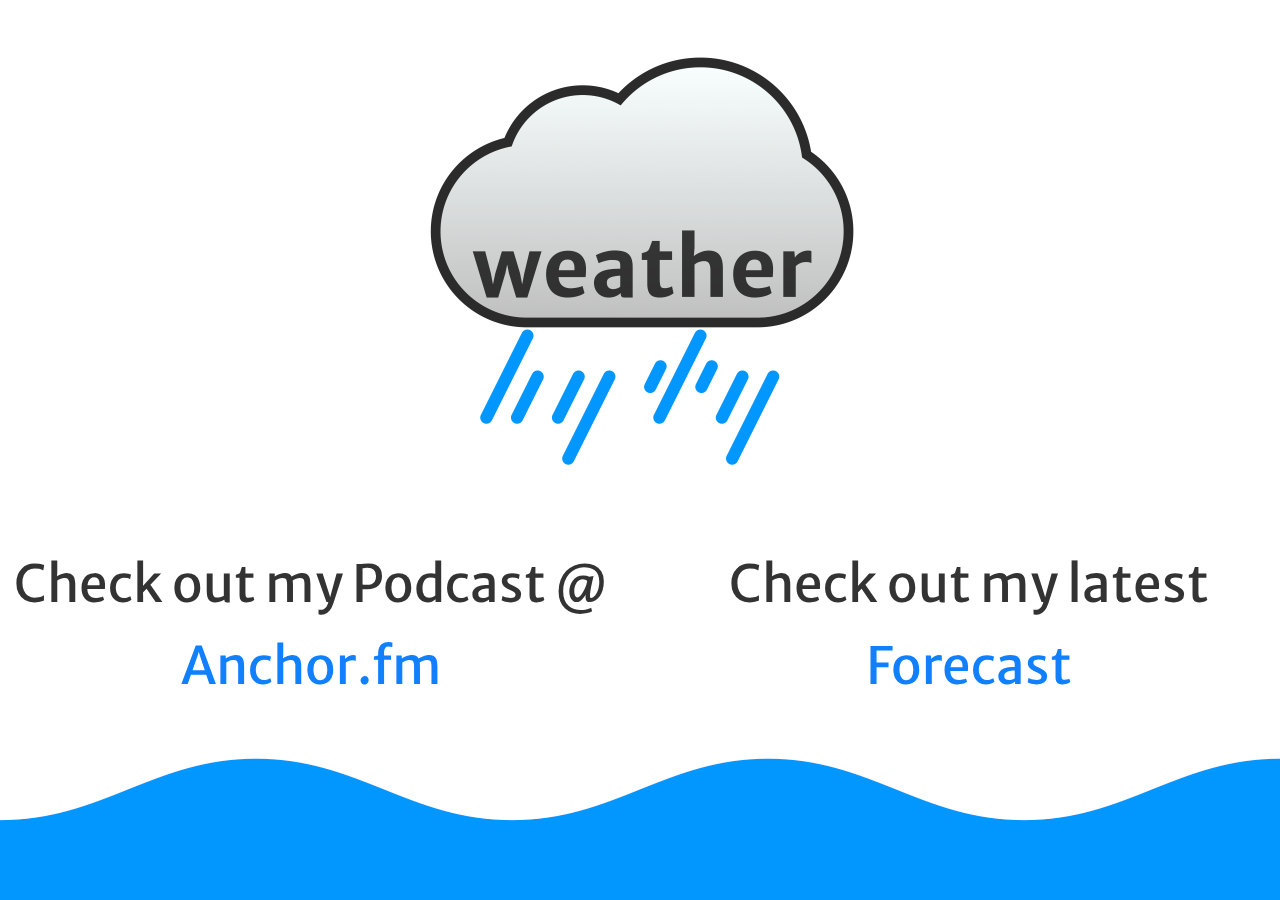
<file: index.html>
<!DOCTYPE html>
<html lang="en" style="background: url('weatherbyty-background.png') repeat-x left bottom fixed; -webkit-background-size: auto; -moz-background-size: auto; -o-background-size: auto; background-size: auto;">

<head>
    <meta charset="utf-8">
    <title>Weather By Ty</title>
    <meta name="description" content="Weather By Ty">
    <meta name="author" content="Tynan Wuehler">
    <meta name="viewport" content="width=device-width, initial-scale=1">
    <link href="https://fonts.googleapis.com/css2?family=Merriweather+Sans:wght@300;400;700&display=swap" rel="stylesheet">
    <link rel="stylesheet" href="skeleton.css">
    <link rel="stylesheet" href="weatherbyty.css">
    <script src="https://ajax.googleapis.com/ajax/libs/jquery/3.5.1/jquery.min.js"></script>    <script type="text/javascript" src="weather.js"></script>

    <script type="text/javascript">
        $(document).ready(function() {
        });
    </script>

    <style type="text/css">
        body {
            font-weight: 400;
            font-family: "Merriweather Sans", sans-serif;
            color: #333333;
            font-size: calc(4vw);
        }
        .logoimage {
            width: 100%;
            max-width: 512px;
            height: auto;
        }
    </style>

</head>

<body>
    <div class="row">
        <div class="twelve columns" style="text-align: center;">
            <img src="/images/weatherbytylogo-512@2x.png" class="logoimage" />
        </div>
    </div>
    <div class="row">
        <div class="six columns" style="text-align: center;">
            Check out my Podcast @ <a href="https://anchor.fm/weatherbyty">Anchor.fm</a>
        </div>
        <div class="six columns" style="text-align: center;">
            Check out my latest <a href="forecast.html">Forecast</a>
        </div>
    </div>
</body>

</html>
</file>
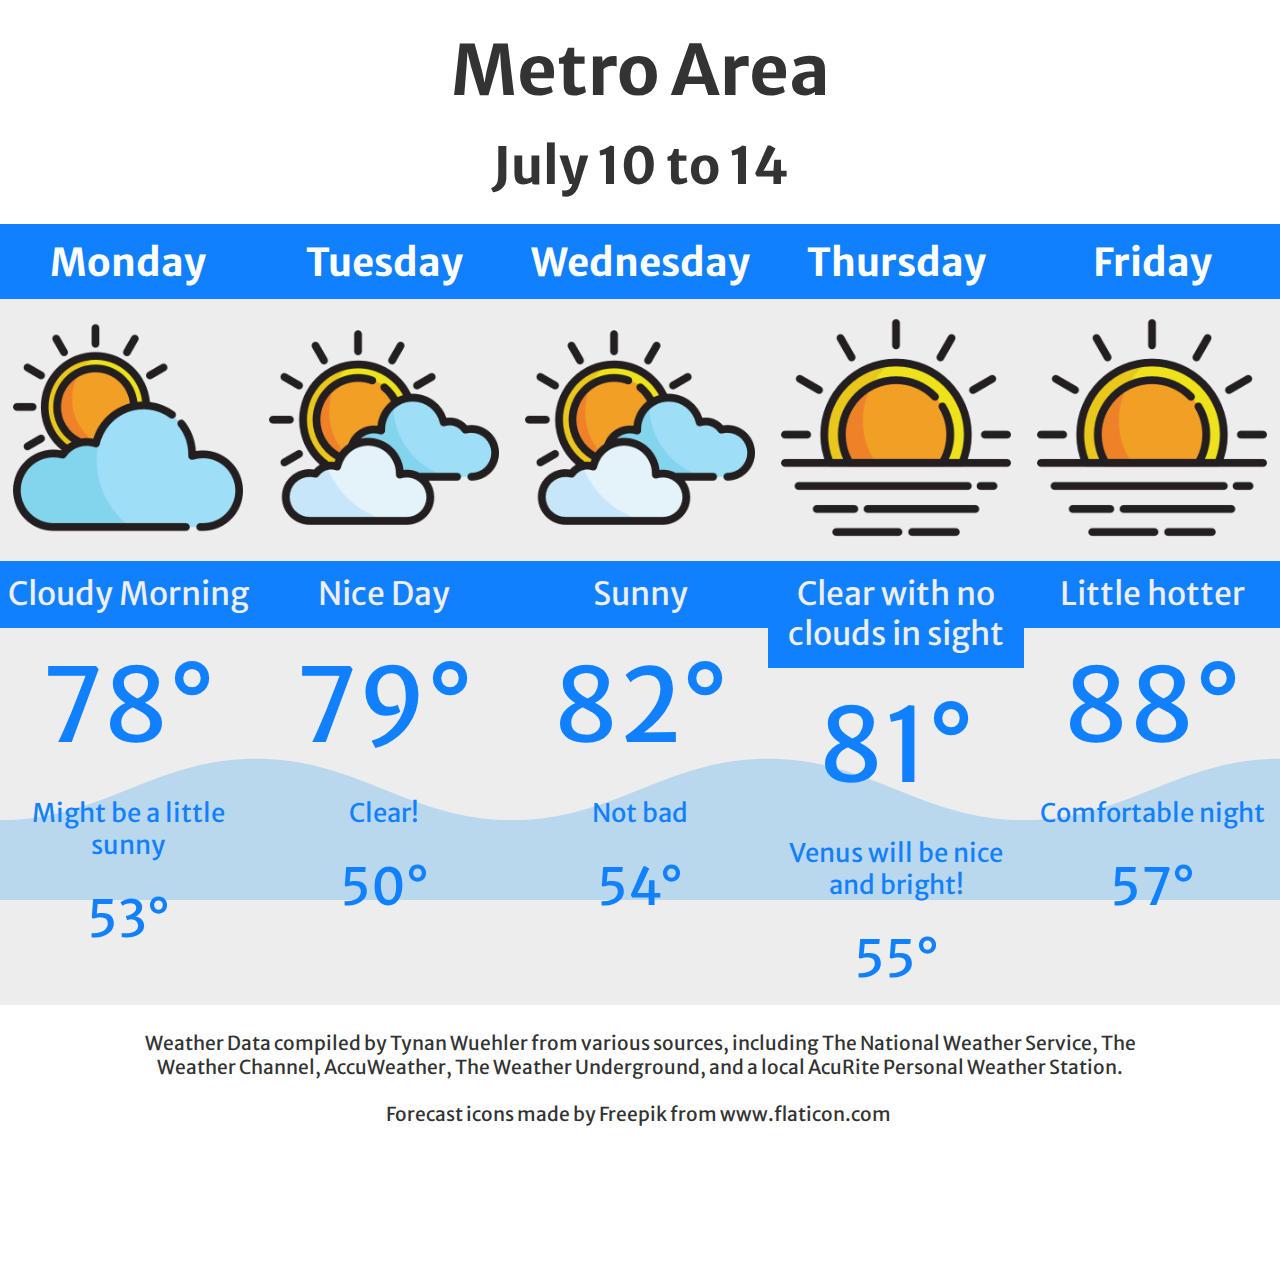
<file: forecast.html>
<!DOCTYPE html>
<html lang="en" style="background: url('weatherbyty-background.png') repeat-x left bottom fixed; -webkit-background-size: auto; -moz-background-size: auto; -o-background-size: auto; background-size: auto;">

<head>
    <meta charset="utf-8">
    <title>Weather By Ty</title>
    <meta name="description" content="Weather By Ty">
    <meta name="author" content="Tynan Wuehler">
    <meta name="viewport" content="width=device-width, initial-scale=1">
    <link href="https://fonts.googleapis.com/css2?family=Merriweather+Sans:wght@300;400;700&display=swap" rel="stylesheet">
    <link rel="stylesheet" href="normalize.css">
    <!-- <link rel="stylesheet" href="skeleton.css"> -->
    <link rel="stylesheet" href="weather.css">
    <script src="https://ajax.googleapis.com/ajax/libs/jquery/3.5.1/jquery.min.js"></script>    <script type="text/javascript" src="weather.js"></script>

    <script type="text/javascript">
        $(document).ready(function() {
            // Location
            $("#weatherLocation").html(weatherLocation);

            // Week Of
            $("#weekof").html(weekof);

            // Monday
            $("#monHigh").html(monday[HIGH].toString());
            $("#monLow").html(monday[LOW].toString());
            $("#monForecast").html(monday[FORECAST]);
            $("#monPic").attr('src', monday[PICTURE]);
            $("#monNote").html(monday[NOTE]);

            // Tuesday
            $("#tueHigh").html(tuesday[HIGH].toString());
            $("#tueLow").html(tuesday[LOW].toString());
            $("#tueForecast").html(tuesday[FORECAST]);
            $("#tuePic").attr('src', tuesday[PICTURE]);
            $("#tueNote").html(tuesday[NOTE]);

            // Wednesday
            $("#wedHigh").html(wednesday[HIGH].toString());
            $("#wedLow").html(wednesday[LOW].toString());
            $("#wedForecast").html(wednesday[FORECAST]);
            $("#wedPic").attr('src', wednesday[PICTURE]);
            $("#wedNote").html(wednesday[NOTE]);

            // Thursday
            $("#thuHigh").html(thursday[HIGH].toString());
            $("#thuLow").html(thursday[LOW].toString());
            $("#thuForecast").html(thursday[FORECAST]);
            $("#thuPic").attr('src', thursday[PICTURE]);
            $("#thuNote").html(thursday[NOTE]);

            // Friday
            $("#friHigh").html(friday[HIGH].toString());
            $("#friLow").html(friday[LOW].toString());
            $("#friForecast").html(friday[FORECAST]);
            $("#friPic").attr('src', friday[PICTURE]);
            $("#friNote").html(friday[NOTE]);

        });
    </script>

    <style type="text/css">
        body {
            font-weight: 400;
            font-family: "Merriweather Sans", sans-serif;
            color: #1080FF;
            font-size: large;
        }
    </style>

</head>

<body>
    <div class="container">
        <div class="title">
            <span class="outlinetitle" id="weatherLocation">Nearby Ty</span>
        </div>
        <div class="subtitle">
            <span class="outlinetitle" id="weekof">--</span>
        </div>
    </div>
    <div class="forecast-container">
        <div class="bordered">
            <div class="header">
                <strong>Monday</strong>
            </div>
            <div class="forecast-picture">
                <img id="monPic" src="images/weatherbytylogo-512.png" />
            </div>
            <div class="forecast">
                <span id="monForecast">--</span>
            </div>
            <div class="hightemp">
                <span id="monHigh">--</span>&deg;
            </div>
            <div class="notes">
                <span id="monNote">--</span>
            </div>
            <div class="lowtemp">
                <span id="monLow">--</span>&deg;
            </div>
        </div>
        <div class="bordered">
            <div class="header">
                <strong>Tuesday</strong>
            </div>
            <div class="forecast-picture">
                <img id="tuePic" src="images/weatherbytylogo-512.png" />
            </div>
            <div class="forecast">
                <span id="tueForecast">--</span>
            </div>
            <div class="hightemp">
                <span id="tueHigh">--</span>&deg;
            </div>
            <div class="notes">
                <span id="tueNote">--</span>
            </div>
            <div class="lowtemp">
                <span id="tueLow">--</span>&deg;
            </div>
        </div>
        <div class="bordered">
            <div class="header">
                <strong>Wednesday</strong>
            </div>
            <div class="forecast-picture">
                <img id="wedPic" src="images/weatherbytylogo-512.png" />
            </div>
            <div class="forecast">
                <span id="wedForecast">--</span>
            </div>
            <div class="hightemp">
                <span id="wedHigh">--</span>&deg;
            </div>
            <div class="notes">
                <span id="wedNote">--</span>
            </div>
            <div class="lowtemp">
                <span id="wedLow">--</span>&deg;
            </div>
        </div>
        <div class="bordered">
            <div class="header">
                <strong>Thursday</strong>
            </div>
            <div class="forecast-picture">
                <img id="thuPic" src="images/weatherbytylogo-512.png" />
            </div>
            <div class="forecast">
                <span id="thuForecast">--</span>
            </div>
            <div class="hightemp">
                <span id="thuHigh">--</span>&deg;
            </div>
            <div class="notes">
                <span id="thuNote">--</span>
            </div>
            <div class="lowtemp">
                <span id="thuLow">--</span>&deg;
            </div>
        </div>
        <div class="bordered">
            <div class="header">
                <strong>Friday</strong>
            </div>
            <div class="forecast-picture">
                <img id="friPic" src="images/weatherbytylogo-512.png" />
            </div>
            <div class="forecast">
                <span id="friForecast">--</span>
            </div>
            <div class="hightemp">
                <span id="friHigh">--</span>&deg;
            </div>
            <div class="notes">
                <span id="friNote">--</span>
            </div>
            <div class="lowtemp">
                <span id="friLow">--</span>&deg;
            </div>
        </div>
    </div>
    <div class="container">
        <div class="footer">
            <span class="about">Weather Data compiled by Tynan Wuehler from various sources, including <a href="https://www.weather.gov">The National Weather Service</a>,
                <a href="https://weather.com">The Weather Channel</a>, <a href="https://www.accuweather.com/">AccuWeather</a>, <a href="https://wunderground.com">The Weather Underground</a>,
                and a local <a href="https://www.acurite.com/environments/weather-stations.html">AcuRite Personal Weather Station</a>.
            </span>
            <br/><br/>
            <span class="license">Forecast icons made by <a title="Freepik" href="http://www.freepik.com">Freepik</a> from <a title="Flaticon" href="http://www.flaticon.com">www.flaticon.com</a>&nbsp;</span>
        </div>
    </div>
    <div class="container">
        <div class="footer">
            &nbsp;<br/>&nbsp;<br/>&nbsp;<br/>
        </div>
    </div>
</body>

</html>
</file>
<file: skeleton.css>
/*
* Skeleton V2.0.4
* Copyright 2014, Dave Gamache
* www.getskeleton.com
* Free to use under the MIT license.
* http://www.opensource.org/licenses/mit-license.php
* 12/29/2014
*/


/* Table of contents
––––––––––––––––––––––––––––––––––––––––––––––––––
- Grid
- Base Styles
- Typography
- Links
- Buttons
- Forms
- Lists
- Code
- Tables
- Spacing
- Utilities
- Clearing
- Media Queries
*/


/* Grid
–––––––––––––––––––––––––––––––––––––––––––––––––– */
.container {
  position: relative;
  width: 100%;
  max-width: 960px;
  margin: 0 auto;
  padding: 0 20px;
  box-sizing: border-box; }
.column,
.columns {
  width: 100%;
  float: left;
  box-sizing: border-box; }

/* For devices larger than 400px */
@media (min-width: 400px) {
  .container {
    width: 85%;
    padding: 0; }
}

/* For devices larger than 550px */
@media (min-width: 550px) {
  .container {
    width: 80%; }
  .column,
  .columns {
    margin-left: 4%; }
  .column:first-child,
  .columns:first-child {
    margin-left: 0; }

  .one.column,
  .one.columns                    { width: 4.66666666667%; }
  .two.columns                    { width: 13.3333333333%; }
  .three.columns                  { width: 22%;            }
  .four.columns                   { width: 30.6666666667%; }
  .five.columns                   { width: 39.3333333333%; }
  .six.columns                    { width: 48%;            }
  .seven.columns                  { width: 56.6666666667%; }
  .eight.columns                  { width: 65.3333333333%; }
  .nine.columns                   { width: 74.0%;          }
  .ten.columns                    { width: 82.6666666667%; }
  .eleven.columns                 { width: 91.3333333333%; }
  .twelve.columns                 { width: 100%; margin-left: 0; }

  .one-third.column               { width: 30.6666666667%; }
  .two-thirds.column              { width: 65.3333333333%; }

  .one-half.column                { width: 48%; }

  /* Offsets */
  .offset-by-one.column,
  .offset-by-one.columns          { margin-left: 8.66666666667%; }
  .offset-by-two.column,
  .offset-by-two.columns          { margin-left: 17.3333333333%; }
  .offset-by-three.column,
  .offset-by-three.columns        { margin-left: 26%;            }
  .offset-by-four.column,
  .offset-by-four.columns         { margin-left: 34.6666666667%; }
  .offset-by-five.column,
  .offset-by-five.columns         { margin-left: 43.3333333333%; }
  .offset-by-six.column,
  .offset-by-six.columns          { margin-left: 52%;            }
  .offset-by-seven.column,
  .offset-by-seven.columns        { margin-left: 60.6666666667%; }
  .offset-by-eight.column,
  .offset-by-eight.columns        { margin-left: 69.3333333333%; }
  .offset-by-nine.column,
  .offset-by-nine.columns         { margin-left: 78.0%;          }
  .offset-by-ten.column,
  .offset-by-ten.columns          { margin-left: 86.6666666667%; }
  .offset-by-eleven.column,
  .offset-by-eleven.columns       { margin-left: 95.3333333333%; }

  .offset-by-one-third.column,
  .offset-by-one-third.columns    { margin-left: 34.6666666667%; }
  .offset-by-two-thirds.column,
  .offset-by-two-thirds.columns   { margin-left: 69.3333333333%; }

  .offset-by-one-half.column,
  .offset-by-one-half.columns     { margin-left: 52%; }

}


/* Base Styles
–––––––––––––––––––––––––––––––––––––––––––––––––– */
/* NOTE
html is set to 62.5% so that all the REM measurements throughout Skeleton
are based on 10px sizing. So basically 1.5rem = 15px :) */
html {
  font-size: 62.5%; }
body {
  font-size: 1.5em; /* currently ems cause chrome bug misinterpreting rems on body element */
  line-height: 1.6;
  font-weight: 400;
  font-family: "Raleway", "HelveticaNeue", "Helvetica Neue", Helvetica, Arial, sans-serif;
  color: #222; }


/* Typography
–––––––––––––––––––––––––––––––––––––––––––––––––– */
h1, h2, h3, h4, h5, h6 {
  margin-top: 0;
  margin-bottom: 2rem;
  font-weight: 300; }
h1 { font-size: 4.0rem; line-height: 1.2;  letter-spacing: -.1rem;}
h2 { font-size: 3.6rem; line-height: 1.25; letter-spacing: -.1rem; }
h3 { font-size: 3.0rem; line-height: 1.3;  letter-spacing: -.1rem; }
h4 { font-size: 2.4rem; line-height: 1.35; letter-spacing: -.08rem; }
h5 { font-size: 1.8rem; line-height: 1.5;  letter-spacing: -.05rem; }
h6 { font-size: 1.5rem; line-height: 1.6;  letter-spacing: 0; }

/* Larger than phablet */
@media (min-width: 550px) {
  h1 { font-size: 5.0rem; }
  h2 { font-size: 4.2rem; }
  h3 { font-size: 3.6rem; }
  h4 { font-size: 3.0rem; }
  h5 { font-size: 2.4rem; }
  h6 { font-size: 1.5rem; }
}

p {
  margin-top: 0; }


/* Links
–––––––––––––––––––––––––––––––––––––––––––––––––– */
a {
  color: #1EAEDB; }
a:hover {
  color: #0FA0CE; }


/* Buttons
–––––––––––––––––––––––––––––––––––––––––––––––––– */
.button,
button,
input[type="submit"],
input[type="reset"],
input[type="button"] {
  display: inline-block;
  height: 38px;
  padding: 0 30px;
  color: #555;
  text-align: center;
  font-size: 11px;
  font-weight: 600;
  line-height: 38px;
  letter-spacing: .1rem;
  text-transform: uppercase;
  text-decoration: none;
  white-space: nowrap;
  background-color: transparent;
  border-radius: 4px;
  border: 1px solid #bbb;
  cursor: pointer;
  box-sizing: border-box; }
.button:hover,
button:hover,
input[type="submit"]:hover,
input[type="reset"]:hover,
input[type="button"]:hover,
.button:focus,
button:focus,
input[type="submit"]:focus,
input[type="reset"]:focus,
input[type="button"]:focus {
  color: #333;
  border-color: #888;
  outline: 0; }
.button.button-primary,
button.button-primary,
input[type="submit"].button-primary,
input[type="reset"].button-primary,
input[type="button"].button-primary {
  color: #FFF;
  background-color: #33C3F0;
  border-color: #33C3F0; }
.button.button-primary:hover,
button.button-primary:hover,
input[type="submit"].button-primary:hover,
input[type="reset"].button-primary:hover,
input[type="button"].button-primary:hover,
.button.button-primary:focus,
button.button-primary:focus,
input[type="submit"].button-primary:focus,
input[type="reset"].button-primary:focus,
input[type="button"].button-primary:focus {
  color: #FFF;
  background-color: #1EAEDB;
  border-color: #1EAEDB; }


/* Forms
–––––––––––––––––––––––––––––––––––––––––––––––––– */
input[type="email"],
input[type="number"],
input[type="search"],
input[type="text"],
input[type="tel"],
input[type="url"],
input[type="password"],
textarea,
select {
  height: 38px;
  padding: 6px 10px; /* The 6px vertically centers text on FF, ignored by Webkit */
  background-color: #fff;
  border: 1px solid #D1D1D1;
  border-radius: 4px;
  box-shadow: none;
  box-sizing: border-box; }
/* Removes awkward default styles on some inputs for iOS */
input[type="email"],
input[type="number"],
input[type="search"],
input[type="text"],
input[type="tel"],
input[type="url"],
input[type="password"],
textarea {
  -webkit-appearance: none;
     -moz-appearance: none;
          appearance: none; }
textarea {
  min-height: 65px;
  padding-top: 6px;
  padding-bottom: 6px; }
input[type="email"]:focus,
input[type="number"]:focus,
input[type="search"]:focus,
input[type="text"]:focus,
input[type="tel"]:focus,
input[type="url"]:focus,
input[type="password"]:focus,
textarea:focus,
select:focus {
  border: 1px solid #33C3F0;
  outline: 0; }
label,
legend {
  display: block;
  margin-bottom: .5rem;
  font-weight: 600; }
fieldset {
  padding: 0;
  border-width: 0; }
input[type="checkbox"],
input[type="radio"] {
  display: inline; }
label > .label-body {
  display: inline-block;
  margin-left: .5rem;
  font-weight: normal; }


/* Lists
–––––––––––––––––––––––––––––––––––––––––––––––––– */
ul {
  list-style: circle inside; }
ol {
  list-style: decimal inside; }
ol, ul {
  padding-left: 0;
  margin-top: 0; }
ul ul,
ul ol,
ol ol,
ol ul {
  margin: 1.5rem 0 1.5rem 3rem;
  font-size: 90%; }
li {
  margin-bottom: 1rem; }


/* Code
–––––––––––––––––––––––––––––––––––––––––––––––––– */
code {
  padding: .2rem .5rem;
  margin: 0 .2rem;
  font-size: 90%;
  white-space: nowrap;
  background: #F1F1F1;
  border: 1px solid #E1E1E1;
  border-radius: 4px; }
pre > code {
  display: block;
  padding: 1rem 1.5rem;
  white-space: pre; }


/* Tables
–––––––––––––––––––––––––––––––––––––––––––––––––– */
th,
td {
  padding: 12px 15px;
  text-align: left;
  border-bottom: 1px solid #E1E1E1; }
th:first-child,
td:first-child {
  padding-left: 0; }
th:last-child,
td:last-child {
  padding-right: 0; }


/* Spacing
–––––––––––––––––––––––––––––––––––––––––––––––––– */
button,
.button {
  margin-bottom: 1rem; }
input,
textarea,
select,
fieldset {
  margin-bottom: 1.5rem; }
pre,
blockquote,
dl,
figure,
table,
p,
ul,
ol,
form {
  margin-bottom: 2.5rem; }


/* Utilities
–––––––––––––––––––––––––––––––––––––––––––––––––– */
.u-full-width {
  width: 100%;
  box-sizing: border-box; }
.u-max-full-width {
  max-width: 100%;
  box-sizing: border-box; }
.u-pull-right {
  float: right; }
.u-pull-left {
  float: left; }


/* Misc
–––––––––––––––––––––––––––––––––––––––––––––––––– */
hr {
  margin-top: 3rem;
  margin-bottom: 3.5rem;
  border-width: 0;
  border-top: 1px solid #E1E1E1; }


/* Clearing
–––––––––––––––––––––––––––––––––––––––––––––––––– */

/* Self Clearing Goodness */
.container:after,
.row:after,
.u-cf {
  content: "";
  display: table;
  clear: both; }


/* Media Queries
–––––––––––––––––––––––––––––––––––––––––––––––––– */
/*
Note: The best way to structure the use of media queries is to create the queries
near the relevant code. For example, if you wanted to change the styles for buttons
on small devices, paste the mobile query code up in the buttons section and style it
there.
*/


/* Larger than mobile */
@media (min-width: 400px) {}

/* Larger than phablet (also point when grid becomes active) */
@media (min-width: 550px) {}

/* Larger than tablet */
@media (min-width: 750px) {}

/* Larger than desktop */
@media (min-width: 1000px) {}

/* Larger than Desktop HD */
@media (min-width: 1200px) {}
</file>
<file: weatherbyty.css>
a:link {
    color: #1080FF;
    text-decoration: none;
}

a:hover {
    color: #333333;
    text-decoration: none;
}

a:visited {
    color: #666666;
    text-decoration: none;
}


.footer {
    padding-top: 20pt;
    padding-left: 10%;
    padding-right: 10%;
    padding-bottom: 20pt;
    text-align: center;
    color: lightgray;
    background-color: rgba(0, 0, 0, 0.7);
}

.about {
    font-size: calc(1.5vw);
}

.license {
    font-size: calc(1.5vw);
}
</file>
<file: weather.css>
a:link {
    color: #1080FF;
    text-decoration: none;
}

a:hover {
    color: #333333;
    text-decoration: none;
}

a:visited {
    color: #666666;
    text-decoration: none;
}



.container {
    width: 100%;
    /* background-color: rgba(0, 0, 0, 0.7); */
    text-align: center;
}

.forecast-container {
    display: flex;
    flex-direction: row;
    flex-wrap: nowrap;
    justify-content: center;
    /* height: 1080px; */
    align-items: top;
    background-color: rgba(232, 232, 232, 0.8);
}

.title {
    padding-top: 20pt;
    padding-bottom: 10pt;
    font-size: calc(4vw + 2vh);
}

.subtitle {
    padding-top: 5pt;
    padding-bottom: 20pt;
    font-size: calc(4vw);
}

.outlinetitle {
    color: #333333;
    font-weight: 700;
    /* text-shadow: -1px 0 #333333, 0 1px #333333, 1px 0 #333333, 0 -1px #333333; */
}

.header {
    padding-top: 10pt;
    padding-bottom: 10pt;
    text-align: center;
    font-size: calc(3vw);
    background-color: #1080FF;
    color: #FFFFFF;
    /* text-shadow: -1px 0 #333333, 0 1px #333333, 1px 0 #333333, 0 -1px #333333; */
}

.bordered {
    /* border-left: 1pt black solid; */
    /* border-right: 1pt black solid; */
    /* border-top: 2pt black solid; */
    width: 20%;
    text-align: center;
    vertical-align: middle;
}

.forecast-picture {
    padding-top: 10pt;
    padding-bottom: 10pt;
}

.forecast-picture img {
    max-width: 90%;
    height: auto;
}

.forecast {
    padding-top: 10pt;
    padding-bottom: 10pt;
    text-align: center;
    font-size: calc(2.5vw);
    background-color: #1080FF;
    color: #EEEEEE;
    /* text-shadow: -1px 0 #666666, 0 1px #666666, 1px 0 #666666, 0 -1px #666666; */
}

.hightemp {
    padding-top: 10pt;
    padding-bottom: 10pt;
    text-align: center;
    font-size: calc(8vw);
    /* background-color: rgba(255,255,255,0.5); */
    /* border-bottom: black; */
}

.notes {
    margin: 0;
    padding: 0;
    padding-top: 10pt;
    padding-bottom: 10pt;
    font-size: calc(2vw);
    /* background-color: rgba(100,100,100,0.8); */
}

.lowtemp {
    padding-top: 10pt;
    padding-bottom: 10pt;
    text-align: center;
    font-size: calc(4vw);
    /* background-color: rgba(255,255,255,0.5); */
    /* border-top: black; */
}

.footer {
    padding-top: 20pt;
    padding-left: 10%;
    padding-right: 10%;
    padding-bottom: 20pt;
    text-align: center;
    color: #333333;
    /* color: lightgray; */
    /* background-color: rgba(0, 0, 0, 0.7); */
}
.footer a:link {
    color: #333333;
    text-decoration: none;
}


.about {
    font-size: calc(1.5vw);
}

.license {
    font-size: calc(1.5vw);
}
</file>
